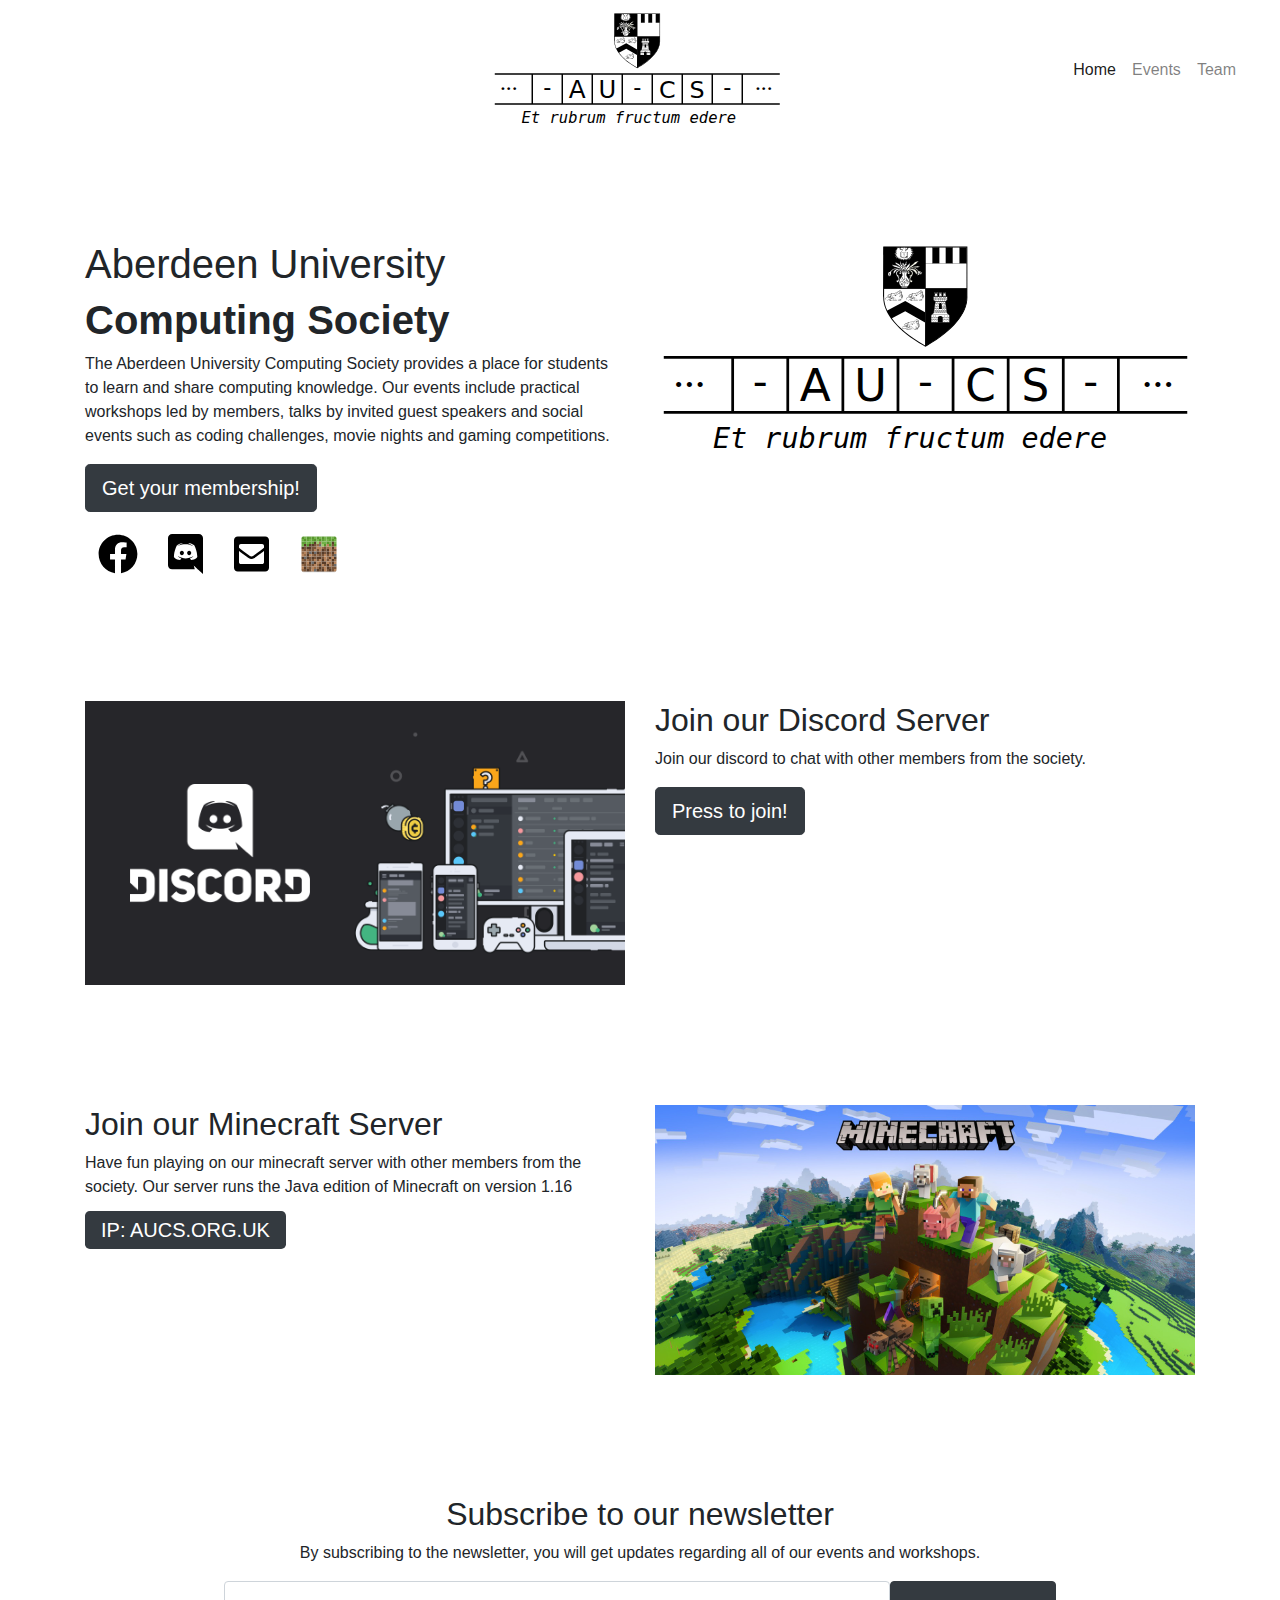
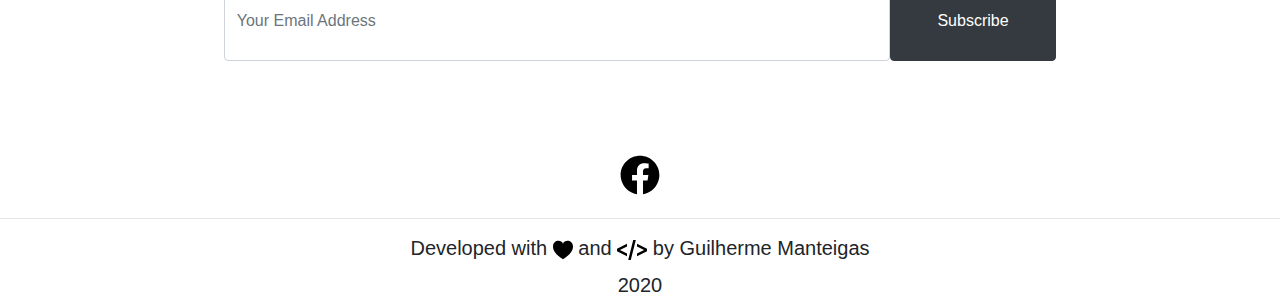
<file: index.html>
<!DOCTYPE html>
<html lang="en">
<head>
    <meta charset="UTF-8">
    <meta name="viewport" content="width=device-width, initial-scale=1.0">
    <meta name="description" content="AUCS – Aberdeen University Computing Society provides a place for students to learn and share computing knowledge." />
    <meta name="author" content="Guilherme Manteigas" />
    <title>AUCS – Aberdeen University Computing Society</title>
	<!-- Favicon-->
    <link rel="icon" type="image/x-icon" href="img/favicon.svg" alt="Guilherme Manteigas Favicon"/>
	<!-- CSS -->
	<link rel="stylesheet" href="https://stackpath.bootstrapcdn.com/bootstrap/4.5.2/css/bootstrap.min.css" integrity="sha384-JcKb8q3iqJ61gNV9KGb8thSsNjpSL0n8PARn9HuZOnIxN0hoP+VmmDGMN5t9UJ0Z" crossorigin="anonymous">
	<link rel="stylesheet" href="css/style.css">
	<!-- JS, Popper.js, and jQuery -->
	<script src="https://code.jquery.com/jquery-3.5.1.slim.min.js" integrity="sha384-DfXdz2htPH0lsSSs5nCTpuj/zy4C+OGpamoFVy38MVBnE+IbbVYUew+OrCXaRkfj" crossorigin="anonymous"></script>
	<script src="https://cdn.jsdelivr.net/npm/popper.js@1.16.1/dist/umd/popper.min.js" integrity="sha384-9/reFTGAW83EW2RDu2S0VKaIzap3H66lZH81PoYlFhbGU+6BZp6G7niu735Sk7lN" crossorigin="anonymous"></script>
	<script src="https://stackpath.bootstrapcdn.com/bootstrap/4.5.2/js/bootstrap.min.js" integrity="sha384-B4gt1jrGC7Jh4AgTPSdUtOBvfO8shuf57BaghqFfPlYxofvL8/KUEfYiJOMMV+rV" crossorigin="anonymous"></script>
	<!-- MailChimp -->	
		<script id="mcjs">!function(c,h,i,m,p){m=c.createElement(h),p=c.getElementsByTagName(h)[0],m.async=1,m.src=i,p.parentNode.insertBefore(m,p)}(document,"script","https://chimpstatic.com/mcjs-connected/js/users/84260bee746efed1c4bae56c9/f5fdae168c4293946ed510378.js");</script>
</head>
<body>
	<nav class="navbar sticky-top navbar-expand-md navbar-light">
	  <a class="navbar-brand" href="index.html">
		<img src="img/AUCSLogo.svg" class="imnav" onerror="this.onerror=null; this.src='img/AUCSLogo.svg'" alt="AUCS logo" />
	  </a>
	  <button class="navbar-toggler" type="button" data-toggle="collapse" data-target="#navbarText" aria-controls="navbarText" aria-expanded="false" aria-label="Toggle navigation">
		<span class="navbar-toggler-icon"></span>
	  </button>
	  <div class="collapse navbar-collapse" id="navbarText">   
		<ul class="navbar-nav ml-auto">
		  <li class="nav-item active">
			<a class="nav-link" href="index.html">Home</a>
		  </li>
		  <li class="nav-item">
			<a class="nav-link" href="events.html">Events</a>
		  </li>
		  <li class="nav-item">
			<a class="nav-link" href="team.html">Team</a>
		  </li>
		  <!--
		  <li class="nav-item">
			<a class="nav-link" href="contact.html">Contact</a>
		  </li>
		  -->
		</ul>
	  </div>
	</nav>
	<br><br><br><br class="bscreen"><br class="bscreen">
	<div class="container">
		<div class="row">
			<div class="col-lg-6 col-md-12">
				<div class="hero-content">
					<h1 class="short">Aberdeen University<br></h1>
					<h1 class="short" style="font-weight: 700;">Computing Society</h1>
					<p>The Aberdeen University Computing Society provides a place for students to learn and share computing knowledge.
					Our events include practical workshops led by members, talks by invited guest speakers and social events such as coding challenges, movie nights and gaming competitions.</p>
					<a href="https://www.ausa.org.uk/societies/society/26976/" target="_blank" class="btn btn-dark btn-lg">Get your membership!</a>
					<div style="margin-top: 15px;">
						<a class="btn" target="_blank" href="https://www.facebook.com/AUComputingSociety">
							<img class="imicon" src="img/facebook.svg" alt="Link to AUCS facebook page">
						</a>
						<a class="btn" target="_blank" href="https://discord.gg/6U9xuaV">
							<img class="imicon" src="img/discord.svg" alt="Invite link to AUCS discord">
						</a>
						<a class="btn" target="_blank" href="mailto:aucomputingsociety@gmail.com">
							<img class="imicon" src="img/email.svg" alt="AUCS Email address">
						</a>
						<a class="btn" data-toggle="modal" data-target="#minecraftModal">
							<img class="imicon" src="img/minecraft.svg" alt="AUCS Minecraft server address">
						</a>
					</div>
				</div>
			</div>
			<div class="col-lg-6 col-md-12">
				<div class="marketing-image bscreen">
					<img src="img/AUCSLogo.svg" style="width: 100%;height: auto;" onerror="this.onerror=null; this.src='img/AUCSLogo.svg'" alt="image" />
				</div>
			</div>
		</div>
		<br><br><br><br class="bscreen"><br class="bscreen">
		
		<div class="row">
			<div class="col-lg-6 col-md-6 overview-content">
				<img src="img/discord.png" style="max-width: 100%;height: auto;" onerror="this.onerror=null; this.src='img/discord.png'" alt="image" />
			</div>
			<div class="col-lg-6 col-md-6 overview-img">
				<div class="features-holder-content">
						<div class="section-title">
							<h2>Join our Discord Server</h2>
							<p>Join our discord to chat with other members from the society.</p>
							<a href="https://discord.gg/6U9xuaV" target="_blank" class="btn btn-dark btn-lg">Press to join!</a>
						</div>
					</div>
			</div>
		</div>
		
		<br><br><br><br class="bscreen"><br class="bscreen">
		
		<div class="row">
			<div class="col-lg-6 col-md-6 overview-content">
				<div class="features-holder-content">
					<div class="section-title">
						<h2>Join our Minecraft Server</h2>
						<p>Have fun playing on our minecraft server with other members from the society.
						Our server runs the Java edition of Minecraft on version 1.16</p>
						<a class="fakebtn-dark">IP: AUCS.ORG.UK</a>
					</div>
				</div>
			</div>
			<div class="col-lg-6 col-md-6 overview-img">
				<img src="img/minecraft.jpg" style="max-width: 100%;height: auto;" onerror="this.onerror=null; this.src='img/minecraft.jpg'" alt="image" />
			</div>
		</div>
		
		<br><br><br><br class="bscreen"><br class="bscreen">
		
		<div style="text-align:center;">
			<h2>Subscribe to our newsletter</h2>
			<p>By subscribing to the newsletter, you will get updates regarding all of our events and workshops.</p>
			
			<form action="https://gmail.us2.list-manage.com/subscribe/post?u=46aa5b978d810383a4a299efd&amp;id=ff8058f639" method="post" id="mc-embedded-subscribe-form" name="mc-embedded-subscribe-form" class="validate" target="_blank" novalidate>
				<div class="mc-field-group" >
					<div class="form-inline d-flex justify-content-center " >
						<input type="email" value="" name="EMAIL" id="mce-EMAIL" class="form-control newsbox" placeholder="Your Email Address" required="" autocomplete="on">
						<button type="submit" class="btn btn-dark newsbtn" value="Subscribe" name="subscribe" id="mc-embedded-subscribe">Subscribe</button>
					</div>
					<br>
				</div>
				<div id="mce-responses" class="clear">
					<div class="response" id="mce-error-response" style="display:none"></div>
					<div class="response" id="mce-success-response" style="display:none"></div>
				</div>    <!-- real people should not fill this in and expect good things - do not remove this or risk form bot signups-->
				<div style="position: absolute; left: -5000px;" aria-hidden="true"><input type="text" name="b_46aa5b978d810383a4a299efd_ff8058f639" tabindex="-1" value=""></div>
				<div class="clear"></div>

			</form>
		
			<script type='text/javascript' src='//s3.amazonaws.com/downloads.mailchimp.com/js/mc-validate.js'></script><script type='text/javascript'>(function($) {window.fnames = new Array(); window.ftypes = new Array();fnames[0]='EMAIL';ftypes[0]='email';fnames[1]='FNAME';ftypes[1]='text';fnames[2]='LNAME';ftypes[2]='text';fnames[3]='ADDRESS';ftypes[3]='address';fnames[4]='PHONE';ftypes[4]='phone';fnames[5]='BIRTHDAY';ftypes[5]='birthday';}(jQuery));var $mcj = jQuery.noConflict(true);</script>
		
		</div>
	</div>
	
	<!--
	-->
	

<!-- MC Modal -->
<div class="modal fade" id="minecraftModal" tabindex="-1" role="dialog" aria-labelledby="minecraftModalLabel" aria-hidden="true">
  <div class="modal-dialog" role="document">
    <div class="modal-content">
      <div class="modal-header">
        <h5 class="modal-title" id="exampleModalLabel">AUCS Minecraft Server</h5>
        <button type="button" class="close" data-dismiss="modal" aria-label="Close">
          <span aria-hidden="true">&times;</span>
        </button>
      </div>
      <div class="modal-body">		
		<div class="input-group mb-3">
		  <div class="input-group-append">
			<input class="form-control" id="mcip" type="text" value="aucs.org.uk" readonly>
		  </div>
		  <button type="button" class="btn btn-secondary" style="margin-left: 10px;" onclick="copyMC()">Copy</button>
		</div>
      </div>
    </div>
  </div>
</div>
<footer>
	<br><br class="bscreen">
	<div style="text-align:center;">
		<div class="social-icons-list" style="margin-top: 15px;">
			<a class="btn" target="_blank" href="https://www.facebook.com/AUComputingSociety">
				<img class="imicon" src="img/facebook.svg" alt="Link to AUCS facebook page">
			</a>
		</div>
		<hr>
		<h5 class="short">Developed with <img class="imicon" style="height: 20px;" src="img/heart.svg" alt="love"> and <img class="imicon" style="height: 30px;" src="img/code.svg" alt="code"> by Guilherme Manteigas</h5>
		<h5 class="short">2020</h5>	
	</div>
</footer>
</body>
<script>
function copyMC() {
  var copyText = document.getElementById("mcip");
  copyText.select();
  copyText.setSelectionRange(0, 99999);
  document.execCommand("copy");
  copyText.select();
  copyText.setSelectionRange(0, 0);
} 
</script>
</html>
</file>
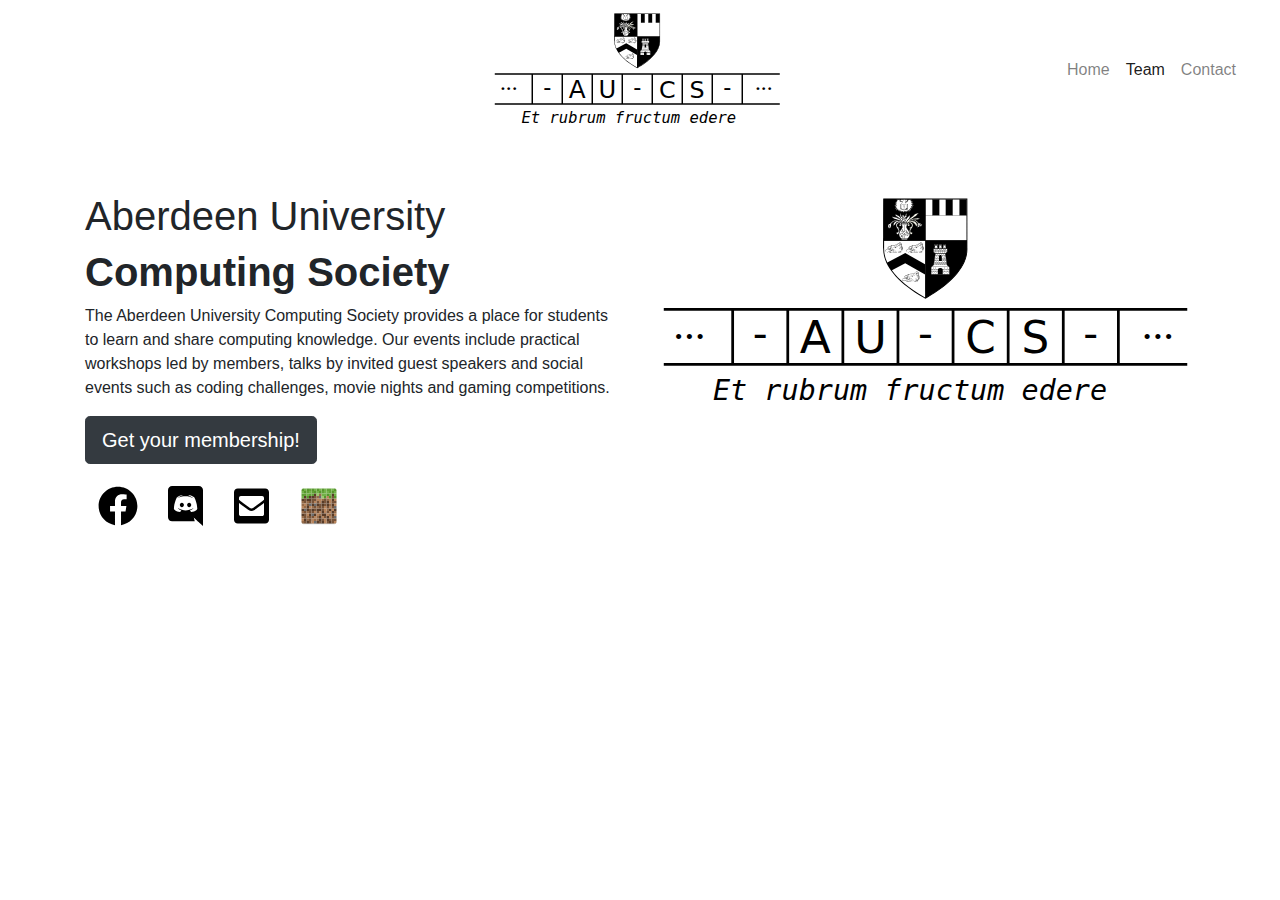
<file: src/index.html>
<!DOCTYPE html>
<html lang="en">
<head>
    <meta charset="UTF-8">
    <meta name="viewport" content="width=device-width, initial-scale=1.0">
    <title>AUCS – Aberdeen University Computing Society</title>
	<!-- CSS -->
	<link rel="stylesheet" href="https://stackpath.bootstrapcdn.com/bootstrap/4.5.2/css/bootstrap.min.css" integrity="sha384-JcKb8q3iqJ61gNV9KGb8thSsNjpSL0n8PARn9HuZOnIxN0hoP+VmmDGMN5t9UJ0Z" crossorigin="anonymous">
	<link rel="stylesheet" href="../css/style.css">
	<!-- JS, Popper.js, and jQuery -->
	<script src="https://code.jquery.com/jquery-3.5.1.slim.min.js" integrity="sha384-DfXdz2htPH0lsSSs5nCTpuj/zy4C+OGpamoFVy38MVBnE+IbbVYUew+OrCXaRkfj" crossorigin="anonymous"></script>
	<script src="https://cdn.jsdelivr.net/npm/popper.js@1.16.1/dist/umd/popper.min.js" integrity="sha384-9/reFTGAW83EW2RDu2S0VKaIzap3H66lZH81PoYlFhbGU+6BZp6G7niu735Sk7lN" crossorigin="anonymous"></script>
	<script src="https://stackpath.bootstrapcdn.com/bootstrap/4.5.2/js/bootstrap.min.js" integrity="sha384-B4gt1jrGC7Jh4AgTPSdUtOBvfO8shuf57BaghqFfPlYxofvL8/KUEfYiJOMMV+rV" crossorigin="anonymous"></script>
</head>
<body>
	<nav class="navbar sticky-top navbar-expand-md navbar-light">
	  <a class="navbar-brand" href="index.html">
		<img src="../img/AUCSLogo.svg" class="imnav" onerror="this.onerror=null; this.src='../img/AUCSLogo.svg'" alt="AUCS logo" />
	  </a>
	  <button class="navbar-toggler" type="button" data-toggle="collapse" data-target="#navbarText" aria-controls="navbarText" aria-expanded="false" aria-label="Toggle navigation">
		<span class="navbar-toggler-icon"></span>
	  </button>
	  <div class="collapse navbar-collapse" id="navbarText">   
		<ul class="navbar-nav ml-auto">
		  <li class="nav-item">
			<a class="nav-link" href="index.html">Home</a>
		  </li>
		  <!--
		  <li class="nav-item">
			<a class="nav-link" href="events.html">Events</a>
		  </li>
		  -->
		  <li class="nav-item active">
			<a class="nav-link" href="team.html">Team</a>
		  </li>
		  <li class="nav-item">
			<a class="nav-link" href="contact.html">Contact</a>
		  </li>
		</ul>
	  </div>
	</nav>
	<br><br><br>
	<div class="container">
		<div class="row">
			<div class="col-lg-6 col-md-12">
				<div class="hero-content">
					<h1>Aberdeen University<br></h1>
					<h1 style="font-weight: 700;">Computing Society</h1>
					<p>The Aberdeen University Computing Society provides a place for students to learn and share computing knowledge.
					Our events include practical workshops led by members, talks by invited guest speakers and social events such as coding challenges, movie nights and gaming competitions.</p>
					<a href="https://www.ausa.org.uk/societies/society/26976/" class="btn btn-dark btn-lg">Get your membership!</a>
					<div style="margin-top: 15px;">
						<a class="btn" target="_blank" href="https://www.facebook.com/AUComputingSociety">
							<img class="imicon" src="../img/facebook.svg" alt="Link to AUCS facebook page">
						</a>
						<a class="btn" target="_blank" href="https://discord.gg/S3gXSx">
							<img class="imicon" src="../img/discord.svg" alt="Invite link to AUCS discord">
						</a>
						<a class="btn" target="_blank" href="mailto:aucomputingsociety@gmail.com">
							<img class="imicon" src="../img/email.svg" alt="AUCS Email address">
						</a>
						<a class="btn" data-toggle="modal" data-target="#minecraftModal">
							<img class="imicon" src="../img/minecraft.svg" alt="AUCS Minecraft server address">
						</a>
					</div>
				</div>
			</div>
			<div class="col-lg-6 col-md-12">
				<div class="marketing-image">
					<img src="../img/AUCSLogo.svg" style="width: 100%;height: auto;" onerror="this.onerror=null; this.src='../img/AUCSLogo.svg'" alt="image" />
				</div>
			</div>
		</div>
	</div>
	

<!-- MC Modal -->
<div class="modal fade" id="minecraftModal" tabindex="-1" role="dialog" aria-labelledby="minecraftModalLabel" aria-hidden="true">
  <div class="modal-dialog" role="document">
    <div class="modal-content">
      <div class="modal-header">
        <h5 class="modal-title" id="exampleModalLabel">AUCS Minecraft Server</h5>
        <button type="button" class="close" data-dismiss="modal" aria-label="Close">
          <span aria-hidden="true">&times;</span>
        </button>
      </div>
      <div class="modal-body">		
		<div class="input-group mb-3">
		  <div class="input-group-append">
			<input class="form-control" id="mcip" type="text" value="aucs.org.uk" readonly>
		  </div>
		  <button type="button" class="btn btn-secondary" style="margin-left: 10px;" onclick="copyMC()">Copy</button>
		</div>
      </div>
    </div>
  </div>
</div>
	
</body>
<script>
function copyMC() {
  var copyText = document.getElementById("mcip");
  copyText.select();
  copyText.setSelectionRange(0, 99999);
  document.execCommand("copy");
  copyText.select();
  copyText.setSelectionRange(0, 0);
} 
</script>
</html>
</file>
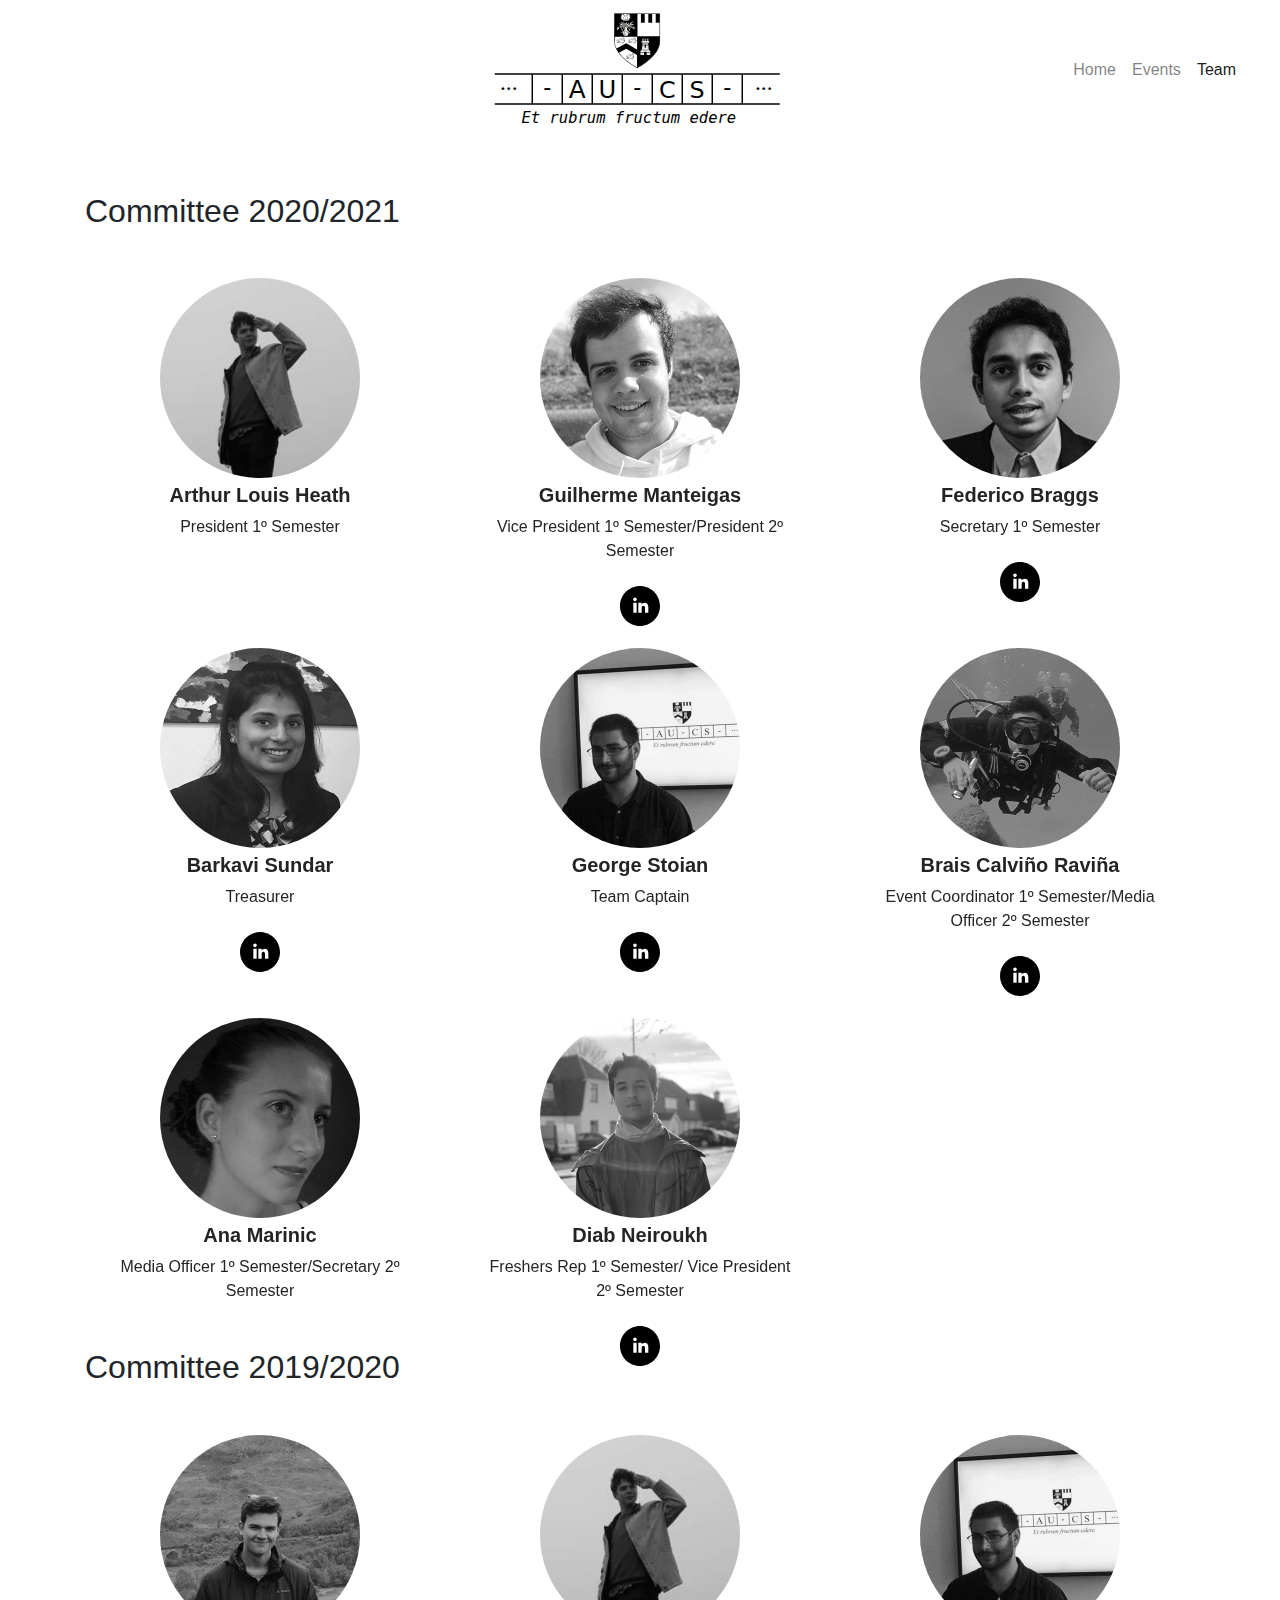
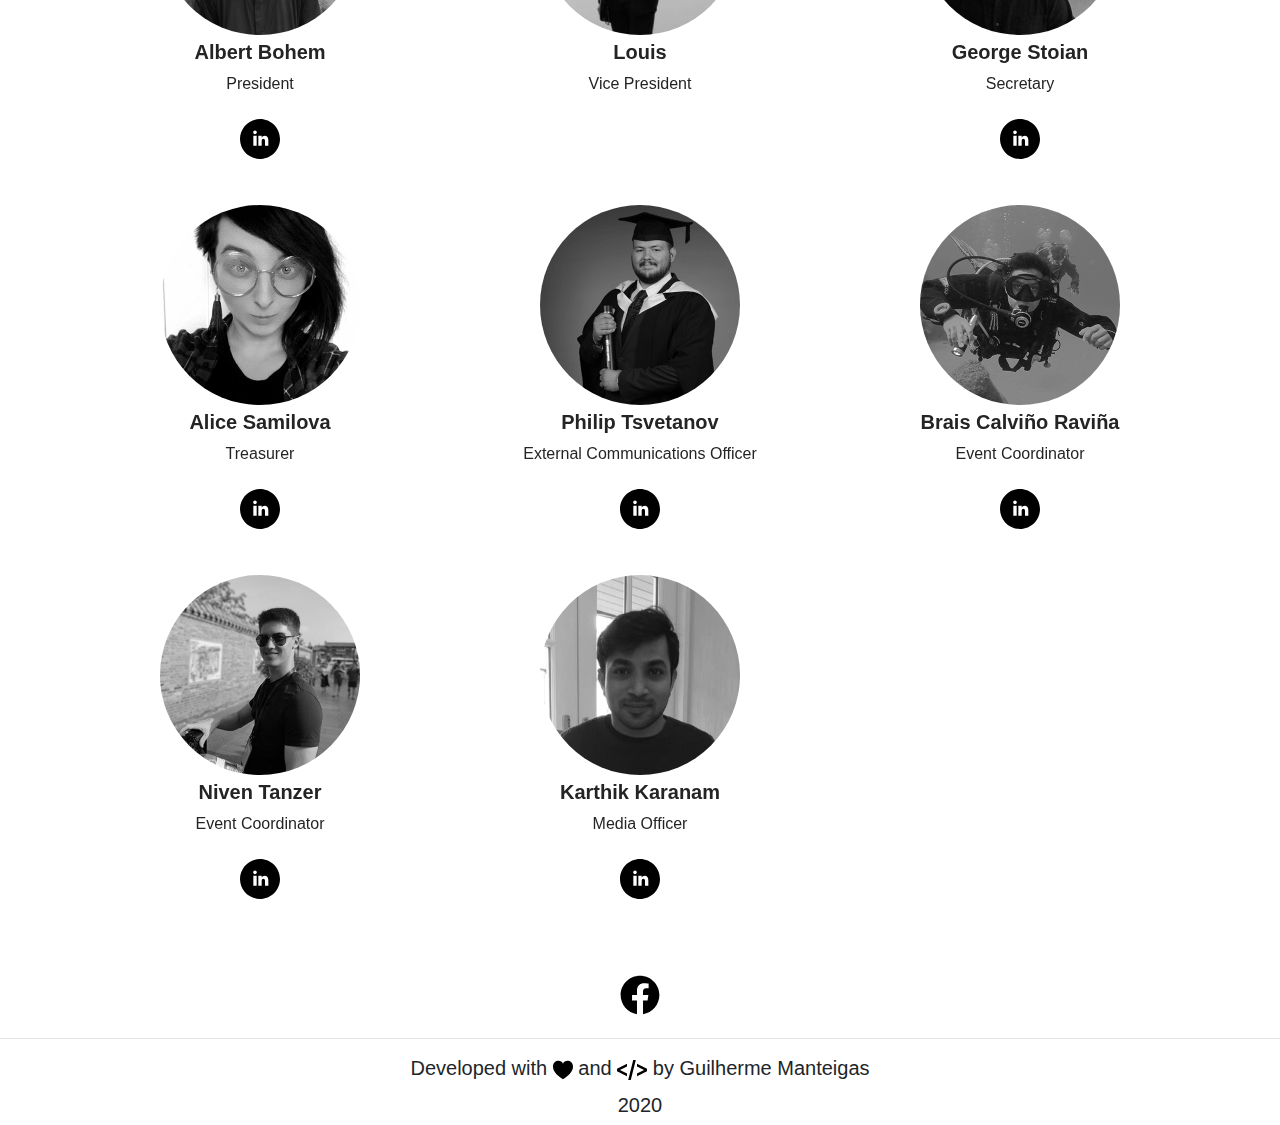
<file: team.html>
<!DOCTYPE html>
<html lang="en">
<head>
    <meta charset="UTF-8">
    <meta name="viewport" content="width=device-width, initial-scale=1.0">
    <title>AUCS – Aberdeen University Computing Society</title>
	<!-- CSS -->
	<link rel="stylesheet" href="https://stackpath.bootstrapcdn.com/bootstrap/4.5.2/css/bootstrap.min.css" integrity="sha384-JcKb8q3iqJ61gNV9KGb8thSsNjpSL0n8PARn9HuZOnIxN0hoP+VmmDGMN5t9UJ0Z" crossorigin="anonymous">
	<link rel="stylesheet" href="css/style.css">
	<!-- JS, Popper.js, and jQuery -->
	<script src="https://code.jquery.com/jquery-3.5.1.slim.min.js" integrity="sha384-DfXdz2htPH0lsSSs5nCTpuj/zy4C+OGpamoFVy38MVBnE+IbbVYUew+OrCXaRkfj" crossorigin="anonymous"></script>
	<script src="https://cdn.jsdelivr.net/npm/popper.js@1.16.1/dist/umd/popper.min.js" integrity="sha384-9/reFTGAW83EW2RDu2S0VKaIzap3H66lZH81PoYlFhbGU+6BZp6G7niu735Sk7lN" crossorigin="anonymous"></script>
	<script src="https://stackpath.bootstrapcdn.com/bootstrap/4.5.2/js/bootstrap.min.js" integrity="sha384-B4gt1jrGC7Jh4AgTPSdUtOBvfO8shuf57BaghqFfPlYxofvL8/KUEfYiJOMMV+rV" crossorigin="anonymous"></script>
</head>
<body>
	<nav class="navbar sticky-top navbar-expand-md navbar-light">
	  <a class="navbar-brand" href="index.html">
		<img src="img/AUCSLogo.svg" class="imnav" onerror="this.onerror=null; this.src='img/AUCSLogo.svg'" alt="AUCS logo" />
	  </a>
	  <button class="navbar-toggler" type="button" data-toggle="collapse" data-target="#navbarText" aria-controls="navbarText" aria-expanded="false" aria-label="Toggle navigation">
		<span class="navbar-toggler-icon"></span>
	  </button>
	  <div class="collapse navbar-collapse" id="navbarText">   
		<ul class="navbar-nav ml-auto">
		  <li class="nav-item">
			<a class="nav-link" href="index.html">Home</a>
		  </li>
		  <li class="nav-item">
			<a class="nav-link" href="events.html">Events</a>
		  </li>
		  <li class="nav-item active">
			<a class="nav-link" href="team.html">Team</a>
		  </li>
		  <!--
		  <li class="nav-item">
			<a class="nav-link" href="contact.html">Contact</a>
		  </li>
		  -->
		</ul>
	  </div>
	</nav>
	<br><br><br>
	<div class="container">
		<!-- Committee 2020/2021 -->
		<h2>Committee 2020/2021</h2>
		<div class="row">
			<div class="col-md-4 col-sm-6">
				<div class="team">
					<img class="teamphoto" src="img/committee/arthurlouis.png" alt="image">
					<h5>Arthur Louis Heath</h5>
					<p>President 1º Semester</p>
					<div style="margin-top: 15px;">
						<!--
						<a class="btn" target="_blank" href="https://www.facebook.com/AUComputingSociety">
							<img class="imicon" src="img/linkedin.svg" alt="Link to AUCS facebook page">
						</a>
						-->
					</div>
				</div>
			</div>
			<div class="col-md-4 col-sm-6">
				<div class="team">
					<img class="teamphoto" src="img/committee/gui.jpg" alt="image">
					<h5>Guilherme Manteigas</h5>
					<p>Vice President 1º Semester/President 2º Semester</p>
					<div style="margin-top: 15px;">
						<a class="btn" target="_blank" href="https://www.linkedin.com/in/guilhermemanteigas/">
							<img class="imicon" src="img/linkedin.svg" alt="Link to AUCS facebook page">
						</a>
					</div>
				</div>
			</div>
			<div class="col-md-4 col-sm-6">
				<div class="team">
					<img class="teamphoto" src="img/committee/federico.jpg" alt="image">
					<h5>Federico Braggs</h5>
					<p>Secretary 1º Semester</p>
					<div style="margin-top: 15px;">
						<a class="btn" target="_blank" href="https://www.linkedin.com/in/warren-federico-braggs/">
							<img class="imicon" src="img/linkedin.svg" alt="Link to AUCS facebook page">
						</a>
					</div>
				</div>
			</div>
			<div class="col-md-4 col-sm-6">
				<div class="team">
					<img class="teamphoto" src="img/committee/barkavisundar.jpg" alt="image">
					<h5>Barkavi Sundar</h5>
					<p>Treasurer</p>
					<div style="margin-top: 15px;">
						<a class="btn" target="_blank" href="https://www.linkedin.com/in/barkavi-sundararajan-16b6b017/">
							<img class="imicon" src="img/linkedin.svg" alt="Link to AUCS facebook page">
						</a>
					</div>
				</div>
			</div>
			<div class="col-md-4 col-sm-6">
				<div class="team">
					<img class="teamphoto" src="img/committee/georgestoian.jpeg" alt="image">
					<h5>George Stoian</h5>
					<p>Team Captain</p>
					<div style="margin-top: 15px;">
						<a class="btn" target="_blank" href="https://www.linkedin.com/in/george-stoian/">
							<img class="imicon" src="img/linkedin.svg" alt="Link to AUCS facebook page">
						</a>
					</div>
				</div>
			</div>
			<div class="col-md-4 col-sm-6">
				<div class="team">
					<img class="teamphoto" src="img/committee/braisravina.jpg" alt="image">
					<h5>Brais Calviño Raviña</h5>
					<p>Event Coordinator 1º Semester/Media Officer 2º Semester</p>
					<div style="margin-top: 15px;">
						<a class="btn" target="_blank" href="https://www.linkedin.com/in/brais-ravina-03540518b/">
							<img class="imicon" src="img/linkedin.svg" alt="Link to AUCS facebook page">
						</a>
					</div>
				</div>
			</div>
			<div class="col-md-4 col-sm-6">
				<div class="team">
					<img class="teamphoto" src="img/committee/anamarinic.jpg" alt="image">
					<h5>Ana Marinic</h5>
					<p>Media Officer 1º Semester/Secretary 2º Semester</p>
					<div style="margin-top: 15px;">
						<!--
						<a class="btn" target="_blank" href="https://www.facebook.com/AUComputingSociety">
							<img class="imicon" src="img/linkedin.svg" alt="Link to AUCS facebook page">
						</a>
						-->
					</div>
				</div>
			</div>
			<div class="col-md-4 col-sm-6">
				<div class="team">
					<img class="teamphoto" src="img/committee/diabneiroukh.jpg" alt="image">
					<h5>Diab Neiroukh</h5>
					<p>Freshers Rep 1º Semester/ Vice President 2º Semester</p>
					<div style="margin-top: 15px;">
						<a class="btn" target="_blank" href="https://www.linkedin.com/in/dneiroukh/">
							<img class="imicon" src="img/linkedin.svg" alt="Link to AUCS facebook page">
						</a>
					</div>
				</div>
			</div>
		</div>
		<!-- Committee 2019/2020 -->
		<h2>Committee 2019/2020</h2>
		<div class="row">
			<div class="col-md-4 col-sm-6">
				<div class="team">
					<img class="teamphoto" src="img/committee/albertbohem.jpg" alt="image">
					<h5>Albert Bohem</h5>
					<p>President</p>
					<div style="margin-top: 15px;">
						<a class="btn" target="_blank" href="https://www.linkedin.com/in/albert-boehm/">
							<img class="imicon" src="img/linkedin.svg" alt="Link to AUCS facebook page">
						</a>
					</div>
				</div>
			</div>
			<div class="col-md-4 col-sm-6">
				<div class="team">
					<img class="teamphoto" src="img/committee/arthurlouis.png" alt="image">
					<h5>Louis</h5>
					<p>Vice President</p>
					<div style="margin-top: 15px;">
						<!--
						<a class="btn" target="_blank" href="https://www.facebook.com/AUComputingSociety">
							<img class="imicon" src="img/linkedin.svg" alt="Link to AUCS facebook page">
						</a>
						-->
					</div>
				</div>
			</div>
			<div class="col-md-4 col-sm-6">
				<div class="team">
					<img class="teamphoto" src="img/committee/georgestoian.jpeg" alt="image">
					<h5>George Stoian</h5>
					<p>Secretary</p>
					<div style="margin-top: 15px;">
						<a class="btn" target="_blank" href="https://www.linkedin.com/in/george-stoian/">
							<img class="imicon" src="img/linkedin.svg" alt="Link to AUCS facebook page">
						</a>
					</div>
				</div>
			</div>
			<div class="col-md-4 col-sm-6">
				<div class="team">
					<img class="teamphoto" src="img/committee/akicesamilova.png" alt="image">
					<h5>Alice Samilova</h5>
					<p>Treasurer</p>
					<div style="margin-top: 15px;">
						<a class="btn" target="_blank" href="https://www.linkedin.com/in/alina-kvaratskheliia/">
							<img class="imicon" src="img/linkedin.svg" alt="Link to AUCS facebook page">
						</a>
					</div>
				</div>
			</div>
			<div class="col-md-4 col-sm-6">
				<div class="team">
					<img class="teamphoto" src="img/committee/philiptvetlanov.jpeg" alt="image">
					<h5>Philip Tsvetanov</h5>
					<p>External Communications Officer</p>
					<div style="margin-top: 15px;">
						<a class="btn" target="_blank" href="https://www.linkedin.com/in/philip-tsvetanov-380607124/">
							<img class="imicon" src="img/linkedin.svg" alt="Link to AUCS facebook page">
						</a>
					</div>
				</div>
			</div>
			<div class="col-md-4 col-sm-6">
				<div class="team">
					<img class="teamphoto" src="img/committee/braisravina.jpg" alt="image">
					<h5>Brais Calviño Raviña</h5>
					<p>Event Coordinator</p>
					<div style="margin-top: 15px;">
						<a class="btn" target="_blank" href="https://www.linkedin.com/in/brais-ravina-03540518b/">
							<img class="imicon" src="img/linkedin.svg" alt="Link to AUCS facebook page">
						</a>
					</div>
				</div>
			</div>
			<div class="col-md-4 col-sm-6">
				<div class="team">
					<img class="teamphoto" src="img/committee/nivenT.jpg" alt="image">
					<h5>Niven Tanzer</h5>
					<p>Event Coordinator</p>
					<div style="margin-top: 15px;">
						<a class="btn" target="_blank" href="https://www.linkedin.com/in/niventanzer/">
							<img class="imicon" src="img/linkedin.svg" alt="Link to AUCS facebook page">
						</a>
					</div>
				</div>
			</div>
			<div class="col-md-4 col-sm-6">
				<div class="team">
					<img class="teamphoto" src="img/committee/karthikk.jpg" alt="image">
					<h5>Karthik Karanam</h5>
					<p>Media Officer</p>
					<div style="margin-top: 15px;">
						<a class="btn" target="_blank" href="https://www.linkedin.com/in/karthiksubramanyakaranam/">
							<img class="imicon" src="img/linkedin.svg" alt="Link to AUCS facebook page">
						</a>
					</div>
				</div>
			</div>
		</div>
	</div>
	


<footer>
	<br><br>
	<div style="text-align:center;">
		<div class="social-icons-list" style="margin-top: 15px;">
			<a class="btn" target="_blank" href="https://www.facebook.com/AUComputingSociety">
				<img class="imicon" src="img/facebook.svg" alt="Link to AUCS facebook page">
			</a>
		</div>
		<hr>
		<h5>Developed with <img class="imicon" style="height: 20px;" src="img/heart.svg" alt="love"> and <img class="imicon" style="height: 30px;" src="img/code.svg" alt="code"> by Guilherme Manteigas</h5>
		<h5>2020</h5>	
	</div>
</footer>
</body>
</html>
</file>
<file: css/style.css>
img.imnav {
	max-width: auto;
	height: 120px;
}
img.imicon {
	max-width: auto;
	height: 40px;
}
img.imicon:hover {
	transform: scale(1.1);
}
.team{
		border-radius: 4px;
		background: #fff;
		padding: 20px 20px 20px 20px;
		height: 350px;
		cursor: pointer;
		text-align: center;
		margin-top: 20px;
		transition: filter .5s ease-in-out;
		-webkit-filter: grayscale(100%);
		filter: grayscale(100%);
	}

.team:hover{
	
	-webkit-filter: grayscale(0%);
	filter: grayscale(0%);
}

.team h5{
	padding-top: 5px;
	font-weight: 600;
}
.teamphoto{
	width: 200px;
	height: 200px;
	border-radius: 50%;
}
.navbar {
    position: relative;
	height: 100px ;
	margin-top: 20px;
}
.navbar-brand {
	margin: 0; 
	float: none;
    position: absolute;
    left: 50%;
    margin-left: -150px !important;
    display: block;
}
.navbar-nav{
	margin-right: 20px;
}
.fakebtn-dark{
	padding:.5rem 1rem;
	font-size:1.25rem;
	line-height:1.5;
	border-radius:.3rem;
	color:#fff;
	background-color:#343a40;
	border-color:#343a40;
	text-decoration: none;
}
.fakebtn-dark:hover{
	color:#fff;
	background-color:#23272b;
	border-color:#1d2124;
	text-decoration: none;
}
.newsbox {
	width:60% !important;
	height:80px;
}	
.newsbtn {
	width:15%;
	height:80px;
}
.events{
	border-radius: 4px;
	background: #fff;
	box-shadow: 0 6px 10px rgba(0,0,0,.08), 0 0 6px rgba(0,0,0,.05);
	transition: .3s transform cubic-bezier(.155,1.105,.295,1.12),.3s box-shadow,.3s -webkit-transform cubic-bezier(.155,1.105,.295,1.12);
	padding: 5px 5px 5px 5px;
	height: 500px;
	cursor: pointer;
	text-align: center;
	margin-top: 20px;
}
.eventsimg{
	width: 100%;
	max-height: 250px;
	object-fit: cover;
}
.old{
	-webkit-filter: grayscale(100%);
	filter: grayscale(100%);
	opacity: 0.5;
	#pointer-events: none;
}
.events:hover{
	transform: scale(1.05);
	box-shadow: 0 10px 20px rgba(0,0,0,.12), 0 4px 8px rgba(0,0,0,.06);
}
.events h5{
	font-weight: 600;
}
.events p{
	max-height: 150px;
    min-height: 150px;
	overflow: hidden;
}
@media (max-width:550px) {
	img.imnav {
		height: 80px;
	}
	.newsbox {
		width:60% !important;;
		height:60px;
	}
	.newsbtn {
		width:30%;
		height:60px;
	}
	.bscreen{
		display:none;
	}
	h1.short{
		font-size: 2em !important;
	}
	h5.short{
		font-size: 0.9em !important;
	}
	.navbar-brand {
		margin: 0; 
		float: none;
		position: absolute;
		left: 50%;
		margin-left: -50px !important;
		display: block;
	}
}
</file>
